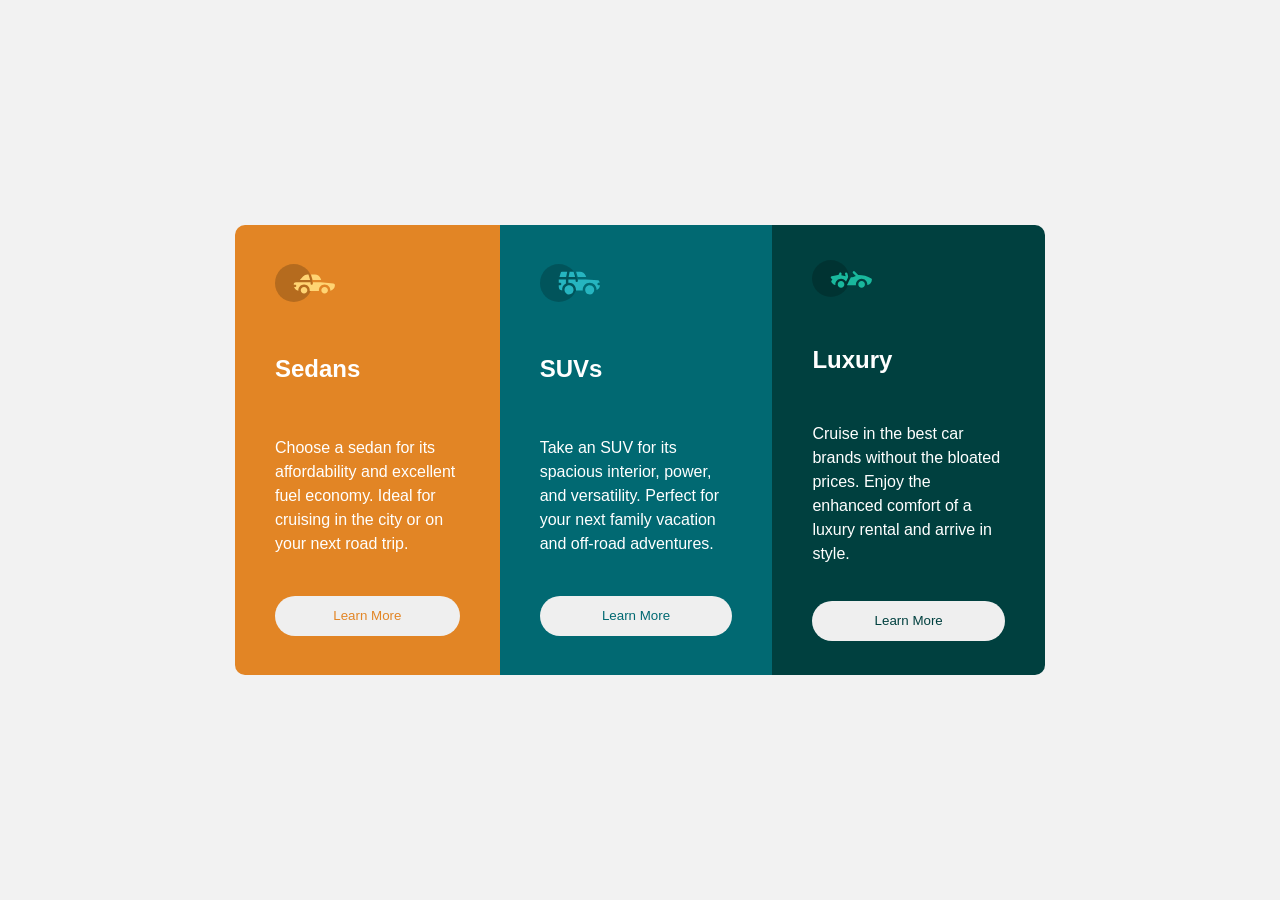
<file: Maket 10/index.html>
<!DOCTYPE html>
<html lang="en">
<head>
  <meta charset="UTF-8">
  <meta name="viewport" content="width=device-width, initial-scale=1.0">

  <link rel="icon" type="image/png" sizes="32x32" href="./images/favicon-32x32.png">
  <link rel="stylesheet" href="StyleSheets.css">

  <title>Frontend Mentor | 3-column preview card component</title>

</head>
<body>
  <article class="card">

    <div class="card__sedans">
      <img src="images/icon-sedans.svg" alt="sedans">
      <h1 class="sedans__title">Sedans</h1>
      <p class="sedans__description">
        Choose a sedan for its affordability and excellent fuel economy. Ideal for cruising in the city
        or on your next road trip.
      </p>
      <button class="sedans__button">Learn More</button>
    </div>

    <div class="card__suvs">
      <img src="images/icon-suvs.svg" alt="suvs">
      <h1 class="suvs__title">SUVs</h1>
      <p class="suvs__description">
        Take an SUV for its spacious interior, power, and versatility. Perfect for your next family vacation
        and off-road adventures.
      </p>
      <button class="suvs__button">Learn More</button>
    </div>

    <div class="card__luxury">
      <img src="images/icon-luxury.svg" alt="luxury">
      <h1 class="luxury__title">Luxury</h1>
      <p class="luxury__description">
        Cruise in the best car brands without the bloated prices. Enjoy the enhanced comfort of a luxury
        rental and arrive in style.
      </p>
      <button class="luxury__button">Learn More</button>
    </div>


  </article>
</body>
</html>
</file>
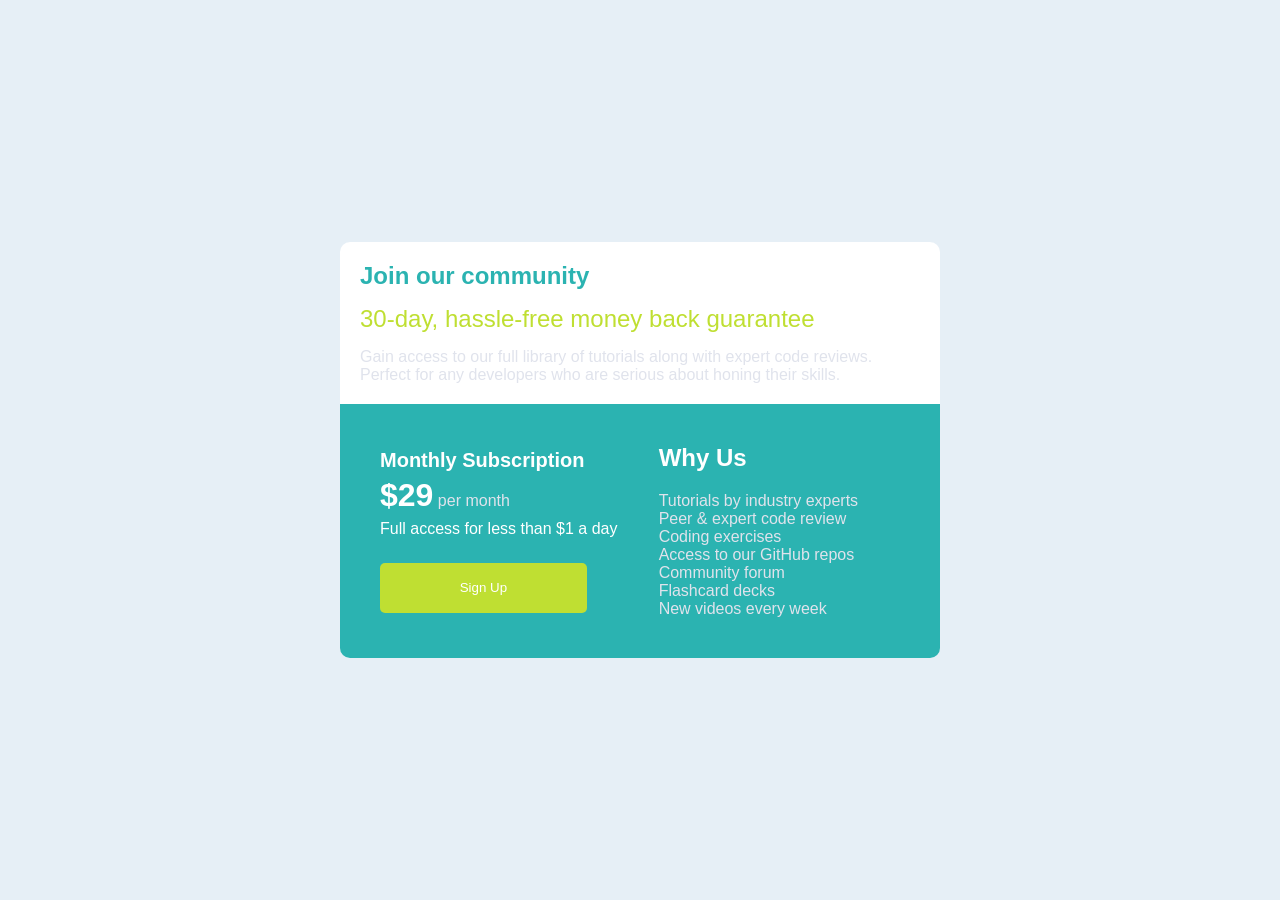
<file: Maket 11/index.html>
<!DOCTYPE html>
<html lang="en">
<head>
  <meta charset="UTF-8">
  <meta name="viewport" content="width=device-width, initial-scale=1.0"> <!-- displays site properly based on user's device -->

  <link rel="icon" type="image/png" sizes="32x32" href="./images/favicon-32x32.png">
  <link rel="stylesheet" href="StyleSheets.css">


  <title>Frontend Mentor | Single Price Grid Component</title>

</head>
<body>
  <article class="card">

    <div class="card__agitate">
      <h1 class="agitate__title">Join our community</h1>

      <p class="agitate__guarantee">30-day, hassle-free money back guarantee</p>

      <p class="agitate__description-1">
      Gain access to our full library of tutorials along with expert code reviews.
      </p>
      <p class="agitate__description-2">
        Perfect for any developers who are serious about honing their skills.
      </p>
    </div>

    <div class="card__main">
      <section class="card__monthly">

        <h1 class="monthly__title">Monthly Subscription</h1>

        <p class="monthly__price"><span>$29</span> per month</p>

        <p class="monthly__trial">Full access for less than &dollar;1 a day</p>

        <button class="monthly__button">Sign Up</button>

      </section>

      <section class="card__why-us">

        <h1 class="why-us__title">Why Us</h1>

        <p><a href="#">Tutorials by industry experts</a></p>
        <p><a href="#">Peer &amp; expert code review</a></p>
        <p><a href="#">Coding exercises</a></p>
        <p><a href="#">Access to our GitHub repos</a></p>
        <p><a href="#">Community forum</a></p>
        <p><a href="#">Flashcard decks</a></p>
        <p><a href="#">New videos every week</a></p>

      </section>
    </div>
  </article>
</body>
</html>
</file>
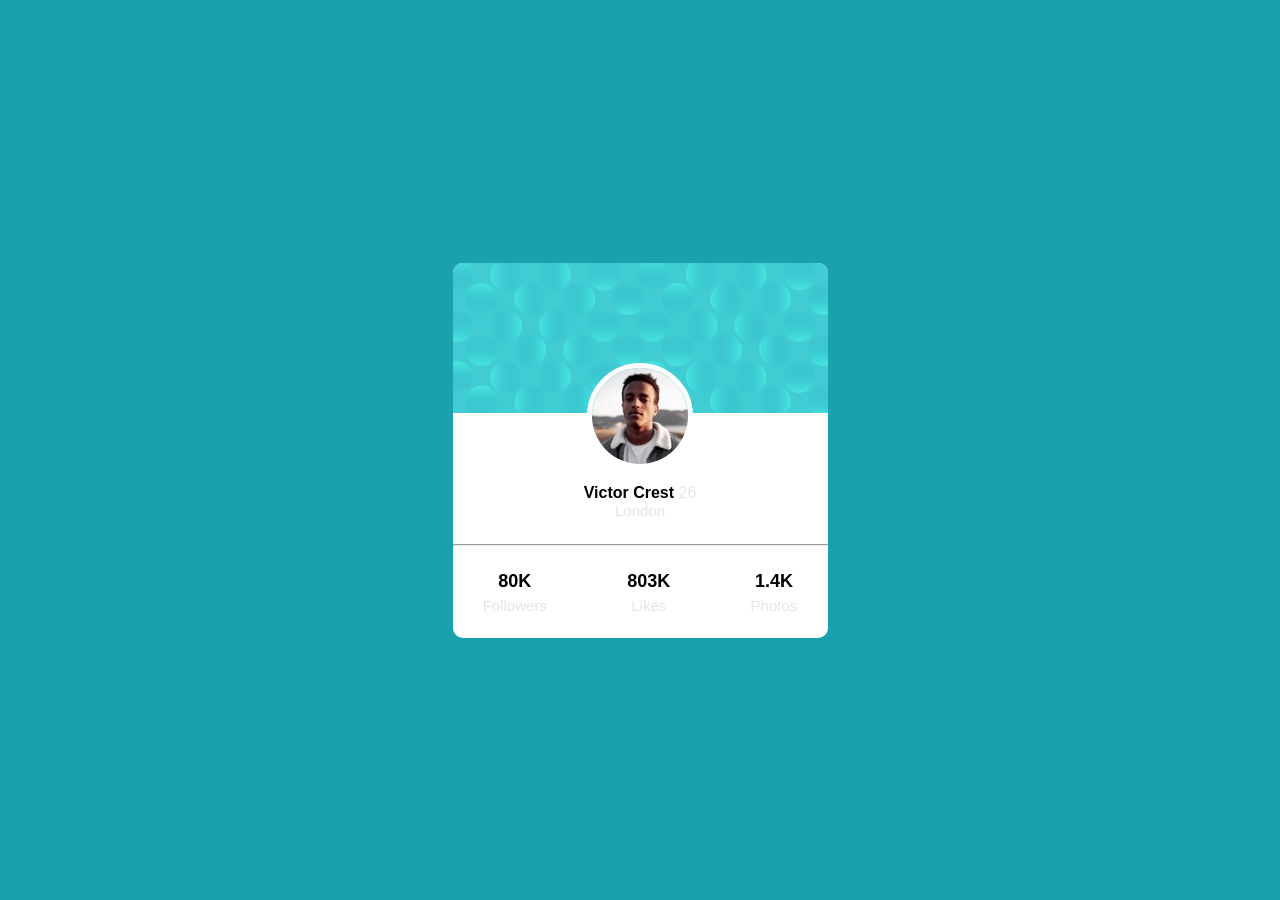
<file: Maket 12/index.html>
<!DOCTYPE html>
<html lang="en">
<head>
  <meta charset="UTF-8">
  <meta name="viewport" content="width=device-width, initial-scale=1.0"> <!-- displays site properly based on user's device -->

  <link rel="icon" type="image/png" sizes="32x32" href="./images/favicon-32x32.png">
  <link rel="stylesheet" href="StyleSheets.css">

  <title>Frontend Mentor | Profile card component</title>

</head>
<body>

  <article class="card">
    <div class="card__image-container">
      <img  class="card__background-image" src="images/bg-pattern-card.svg" alt="background">
      <img class="card__avatar-image" src="images/image-victor.jpg" alt="avatar-victor">
    </div>

    <div class="card__content">
      <p class="card__name">Victor Crest <span class="card__age">26</span></p>
      <p class="card__city">London</p>

      <hr class="card__dividing-line">

      <section class="card__info">

      <div class="card__followers">
        <p>80K</p>
        <span>Followers</span>
      </div>

      <div class="card__likes">
        <p>803K</p>
        <span>Likes</span>
      </div>

      <div class="card__photos">
        <p>1.4K</p>
        <span>Photos</span>
      </div>
      </section>
    </div>
  </article>

</body>
</html>
</file>
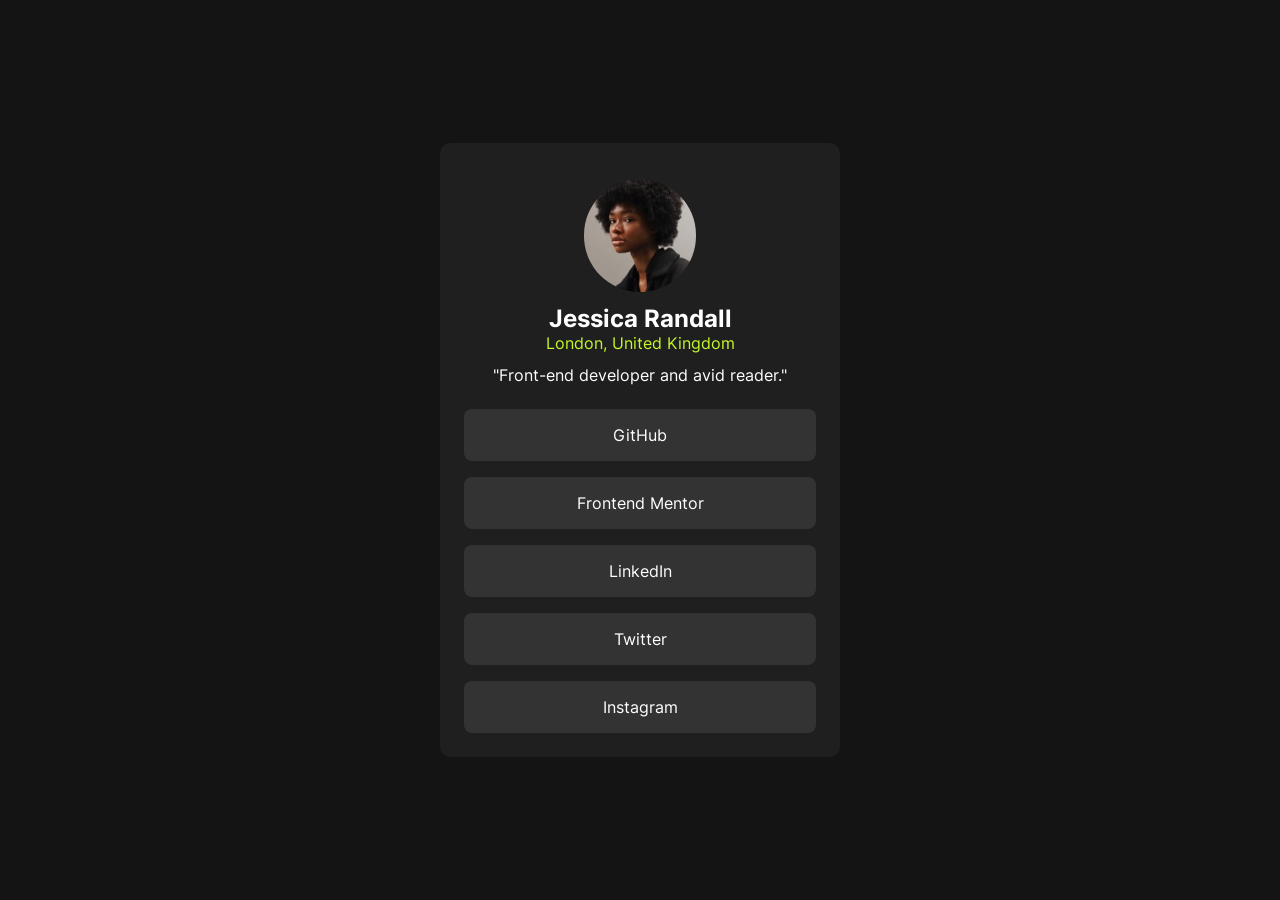
<file: Maket 4/index.html>
<!DOCTYPE html>
<html lang="en">
<head>
  <meta charset="UTF-8">
  <meta name="viewport" content="width=device-width, initial-scale=1.0"> <!-- displays site properly based on user's device -->

  <link rel="icon" type="image/png" sizes="32x32" href="./assets/images/favicon-32x32.png">
  <link rel="stylesheet" href="StyleSheet.css">
  <title>Frontend Mentor | Social links profile</title>

</head>
<body>
  <main class="work-card">
    <article class="work-card__content">
      <img src="assets/images/avatar-jessica.jpeg" class="work-card__avatar" alt="Author Avatar">
      <h1 class="work-card__name">Jessica Randall</h1>
      <span class="work-card__address">London, United Kingdom</span>
      <span class="work-card__description">"Front-end developer and avid reader."</span>
      <div class="work-card__link">
        <a href="https://github.com/">GitHub</a>
        <a href="https://www.frontendmentor.io">Frontend Mentor</a>
        <a href="https://linkedin.com/">LinkedIn</a>
        <a href="https://x.com">Twitter</a>
        <a href="https://instagram.com">Instagram</a>
      </div>
    </article>
  </main>
</body>
</html>
</file>
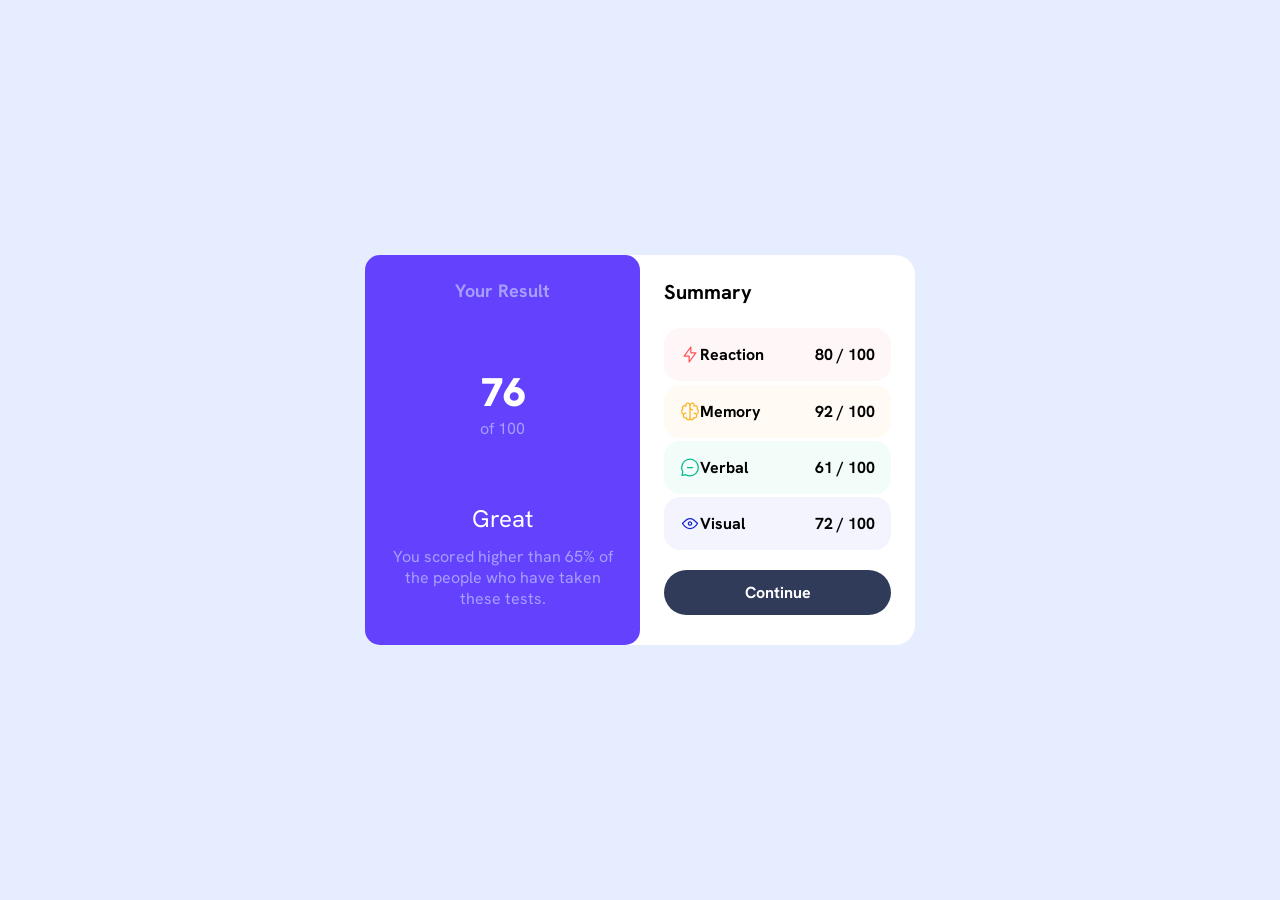
<file: Maket 5/index.html>
<!DOCTYPE html>
<html lang="en">
<head>
  <meta charset="UTF-8">
  <meta name="viewport" content="width=device-width, initial-scale=1.0"> <!-- displays site properly based on user's device -->

  <link rel="icon" type="image/png" sizes="32x32" href="./assets/images/favicon-32x32.png">
  <link rel="stylesheet" href="StyleSheet.css">
  <title>Frontend Mentor | Results summary component</title>

</head>
<body>

  <main class="card">
    <article class="result-card">

      <h1>Your Result</h1>

      <div class="result-card__score">
        <p class="result-card__score-value">76</p>
        <span class="result-card__score-total">of 100</span>
      </div>

      <div class="result-card__feedback">
        <p class="result-card__feedback-heading">Great</p>
        <span class="result-card__feedback-text">You scored higher than 65% of the people who have taken these tests.</span>
      </div>

    </article>

    <article class="metrick-card">

      <h1>Summary</h1>


      <div class="metrick-card__reaction">
        <section>
          <img src="assets/images/icon-reaction.svg">
          Reaction
        </section>
        <span><strong>80</strong> / 100</span>
      </div>

      <div class="metrick-card__memory">
        <section>
          <img src="assets/images/icon-memory.svg">
          Memory
        </section>
        <span><strong>92</strong> / 100</span>
      </div>

      <div class="metrick-card__verbal">
        <section>
          <img src="assets/images/icon-verbal.svg">
          Verbal
        </section>
        <span><strong>61</strong> / 100</span>
      </div>

      <div class="metrick-card__visual">
        <section>
          <img src="assets/images/icon-visual.svg">
          Visual
        </section>
        <span><strong>72</strong> / 100</span>
      </div>

      <p class="metrick-card__continue">Continue</p>
    </article>
  </main>

</body>
</html>
</file>
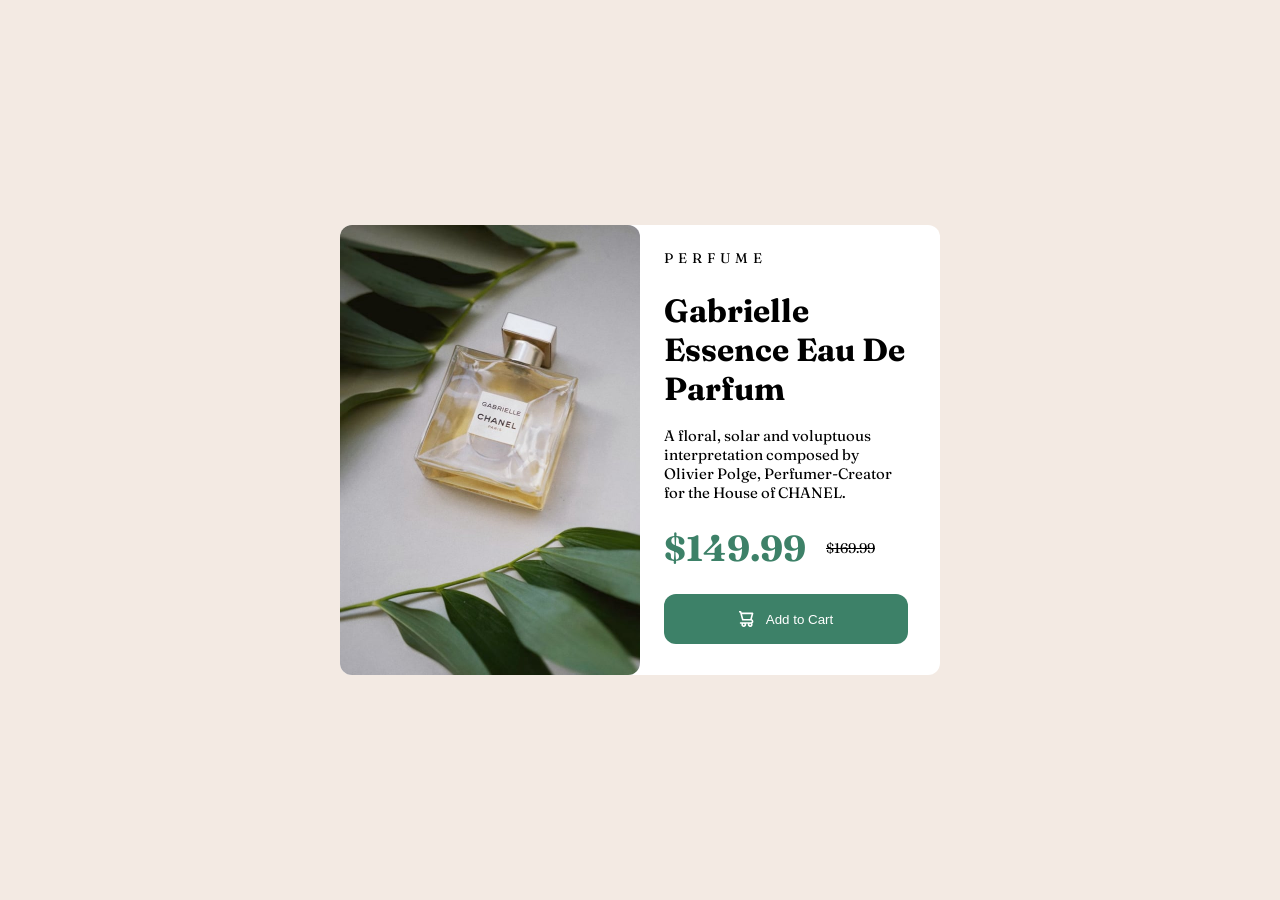
<file: Maket 6/index.html>
<!DOCTYPE html>
<html lang="en">

<head>

    <meta charset="UTF-8">
    <meta name="viewport" content="width=device-width, initial-scale=1.0">
    <title>Карточка товара</title>
    <link rel="stylesheet" href="StyleSheet.css">

</head>

<body>

<main class="wrapper">

    <article class="product-card">

        <div class="product-card__image-container">
            <img class="product-card__image" src="images/image-product-desktop.jpg" alt="Gabrielle Essence Eau De Parfum CHANEL">
        </div>

        <div class="product-card__content">

            <span class="content__category">Perfume</span>

            <h1 class="content__title">Gabrielle Essence Eau De Parfum</h1>

            <p class="content__description">
                A floral, solar and voluptuous interpretation composed by Olivier Polge, Perfumer-Creator for the House of CHANEL.
            </p>

            <div class="content__price">
                <span class="price__current">$149.99</span>
                <span class="price__old">$169.99</span>
            </div>

            <button class="content__btn-add"><img src="images/icon-cart.svg">Add to Cart</button>

        </div>

    </article>

</main>

</body>

</html>
</file>
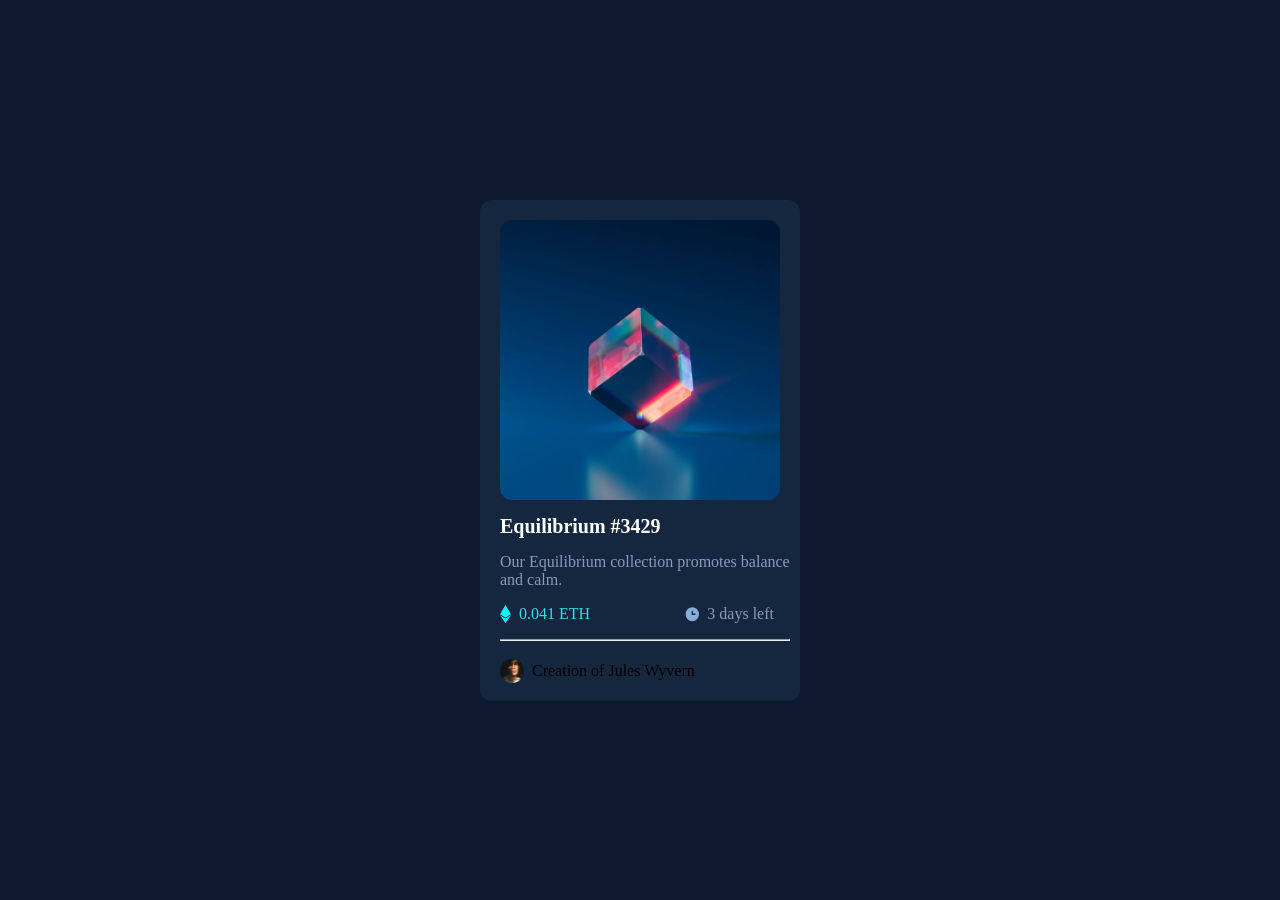
<file: Maket 7/index.html>
<!DOCTYPE html>
<html lang="en">
<head>
  <meta charset="UTF-8">
  <meta name="viewport" content="width=device-width, initial-scale=1.0"> <!-- displays site properly based on user's device -->

  <link rel="icon" type="image/png" sizes="32x32" href="./images/favicon-32x32.png">
  <link rel="stylesheet" href="StyleSheet.css">

  <title>Frontend Mentor | NFT preview card component</title>

</head>
<body>

  <article class="card">
    <div class="card__img-container">
      <img class="card__img" src="images/image-equilibrium.jpg" alt="Equilibrium-jpg">
    </div>

    <div class="card__content">

      <h1 class="card__title">Equilibrium #3429</h1>

      <p class="card__description">Our Equilibrium collection promotes balance and calm.</p>

      <div class="card__balance">
        <div class="balance__value-section">
          <img class="balance__img" src="images/icon-ethereum.svg">
          <span class="balance__value">0.041 ETH</span>
        </div>
        <div class="balance__date-section">
        <img src="images/icon-clock.svg">
        <span class="balance__value-change">3 days left</span>
        </div>
      </div>

      <hr>
      <footer class="card__author-info">
      <img  class=card__author-image src="images/image-avatar.png">
      <p class="card__author-name">Creation of Jules Wyvern</p>
      </footer>
    </div>
  </article>

</body>
</html>
</file>
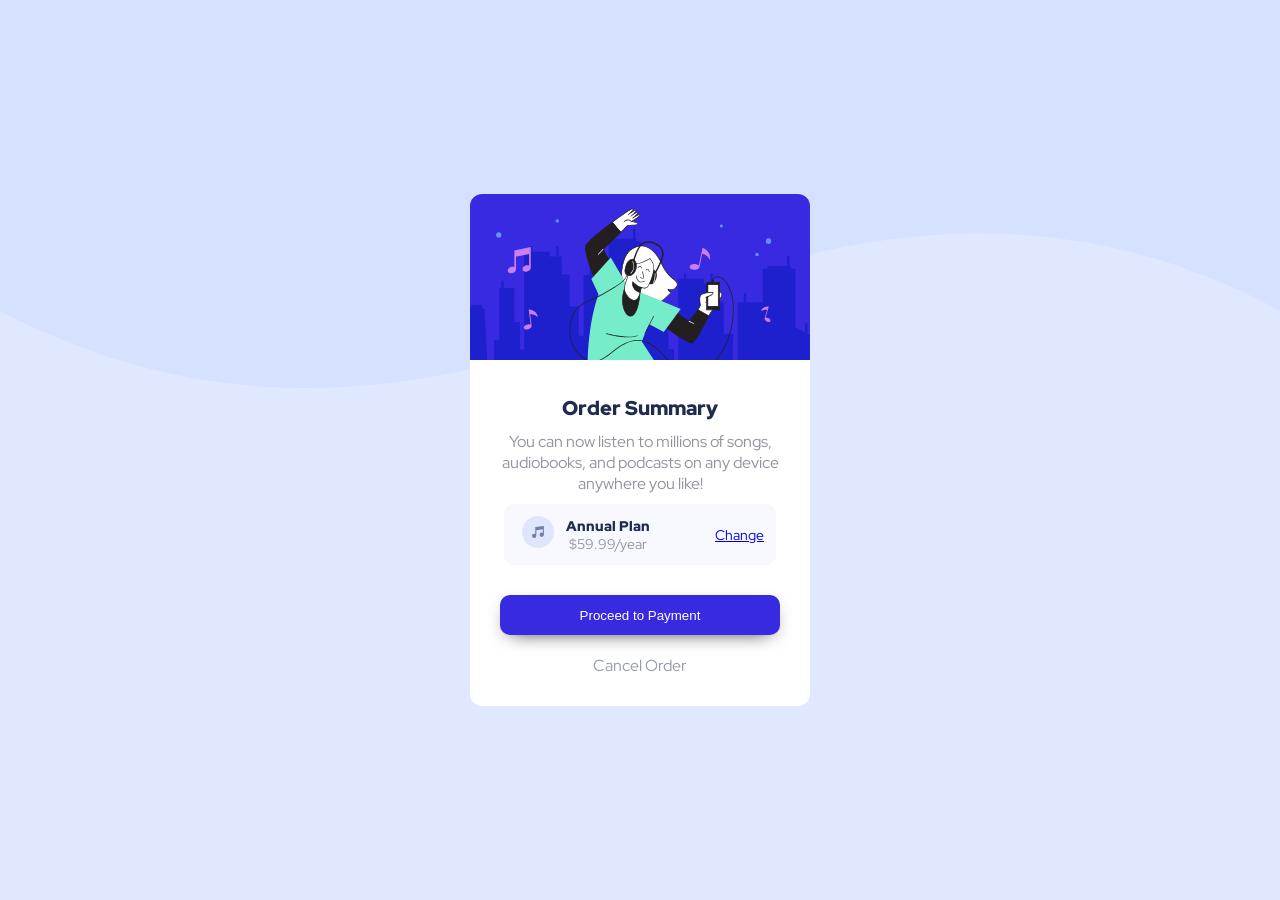
<file: Maket 8/index.html>
<!DOCTYPE html>
<html lang="en">
<head>
  <meta charset="UTF-8">
  <meta name="viewport" content="width=device-width, initial-scale=1.0"> <!-- displays site properly based on user's device -->

  <link rel="stylesheet" href="StyleSheet.css">
  <link rel="icon" type="image/png" sizes="32x32" href="./images/favicon-32x32.png">
  
  <title>Frontend Mentor | Order summary card</title>


</head>
<body>
  <article class="card">

    <div class="card__image-container">
      <img class="card__image" src="images/illustration-hero.svg" alt="music-girl">
    </div>


    <h1 class="card__title">Order Summary</h1>

  <p class="card__description">You can now listen to millions of songs, audiobooks, and podcasts on any
    device anywhere you like!</p>

  <div class="card__value-container">
    <section>
      <div class="card__value-image-container">
        <img class="card__value-image" src="images/icon-music.svg" alt="icon-music">
      </div>

      <div class="card__value-content-container">
        <span class="card__value-plan">Annual Plan</span>
        <span class="card__value-cost">$59.99/year</span>
      </div>
    </section>
  <a class="card__change-button" href="preview.jpg">Change</a>

  </div>


  <button class="card__payment-button">Proceed to Payment</button>
  <a class="card__cancel-button" href="preview.jpg">Cancel Order</a>

  </article>
</body>
</html>
</file>
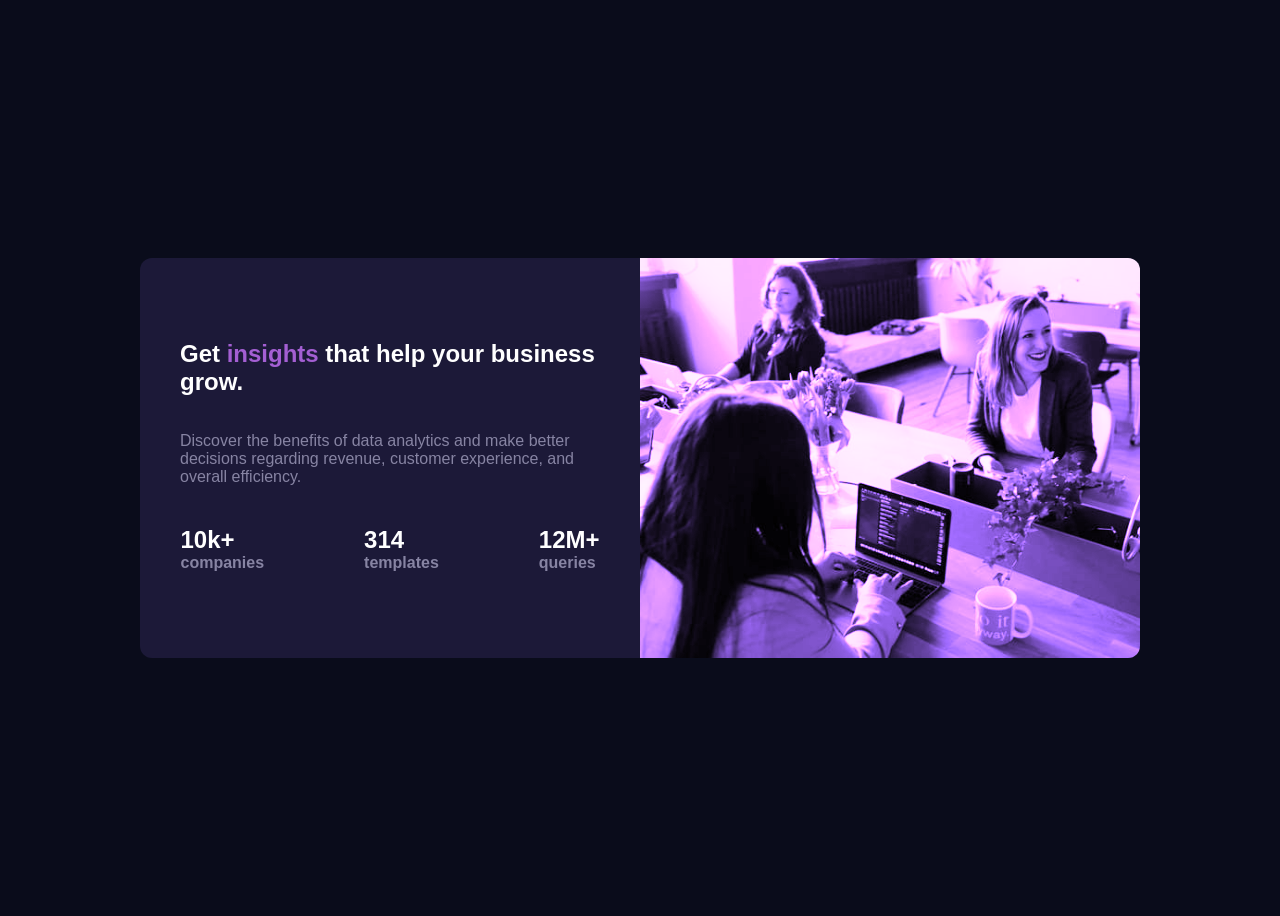
<file: Maket 9/index.html>
<!DOCTYPE html>
<html lang="en">
<head>
  <meta charset="UTF-8">
  <meta name="viewport" content="width=device-width, initial-scale=1.0"> <!-- displays site properly based on user's device -->

  <link rel="icon" type="image/png" sizes="32x32" href="./images/favicon-32x32.png">
  <link rel="stylesheet" href="StyleSheet.css">

  <title>Frontend Mentor | Stats preview card component</title>

</head>
<body>

  <article class="card">

    <div class="card__content">

    <h1 class="card__title">Get <span>insights</span> that help your business grow.</h1>

    <p class="card__description">Discover the benefits of data analytics and make better decisions regarding revenue, customer
    experience, and overall efficiency.
    </p>

      <section class="card__partner-info">
        <p>10k+ <span>companies</span></p>
        <p>314 <span>templates</span></p>
        <p>12M+ <span>queries</span></p>
      </section>

    </div>

    <div class="card__image-container">
      <img  class="card__image"src="images/image-header-desktop.jpg" alt="business">
    </div>
  </article>

</body>
</html>
</file>
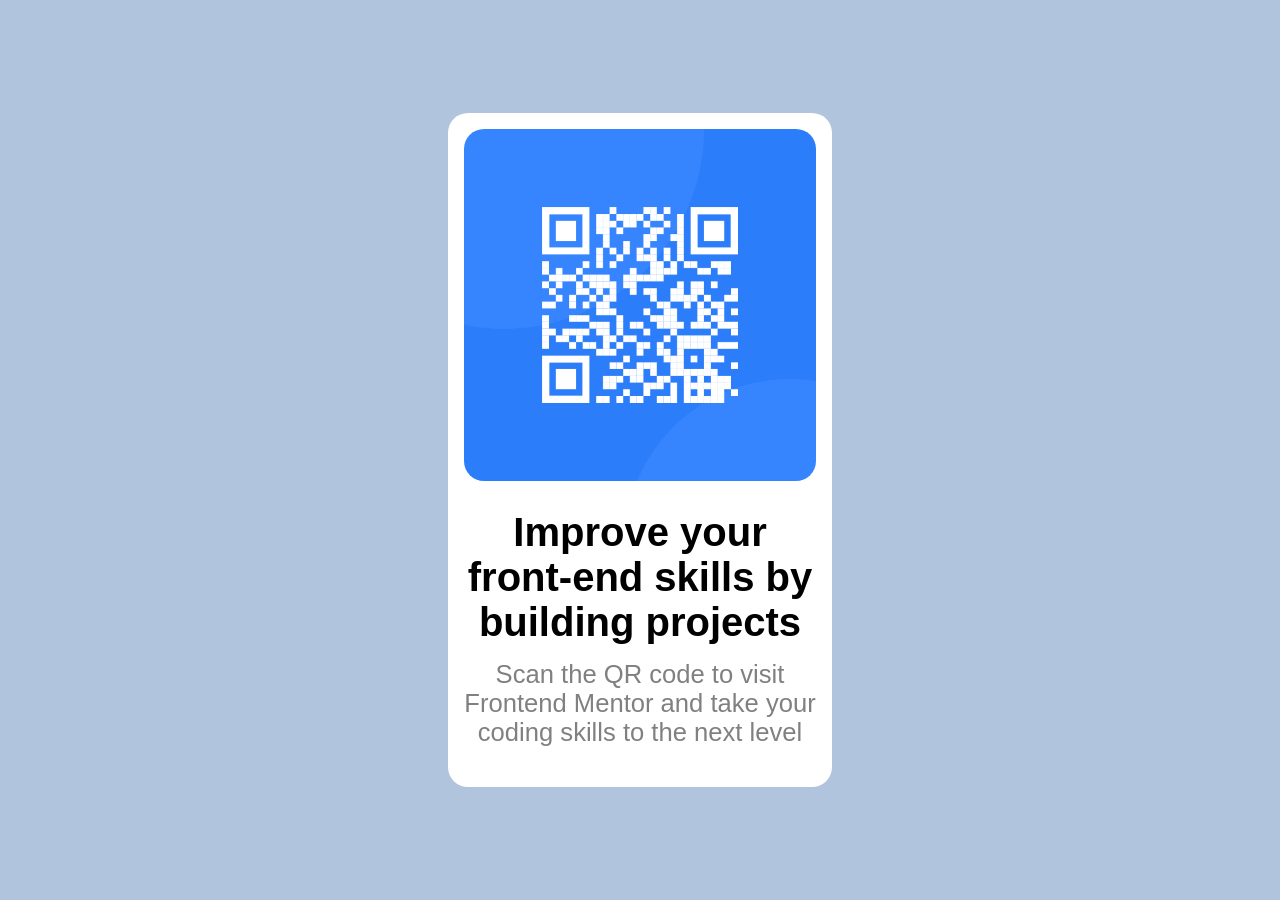
<file: Maket 2/qr-code-component-main/index.html>
<!DOCTYPE html>
<html lang="en">
<head>
  <meta charset="UTF-8">
  <meta name="viewport" content="width=device-width, initial-scale=1.0"> <!-- displays site properly based on user's device -->
  <link rel="stylesheet" href="StyleSheet.css">
  <link rel="icon" type="image/png" sizes="32x32" href="./images/favicon-32x32.png">
  
  <title>Frontend Mentor | QR code component</title>

  <!-- Feel free to remove these styles or customise in your own stylesheet 👍 -->
</head>

<body>
  <div class="QR-CARD">
      <img src="images/image-qr-code.png" alt="QR-CODE">
    <h1>Improve your front-end skills by building projects</h1>
    <p>Scan the QR code to visit Frontend Mentor and take your coding skills to the next level</p>
  </div>

</body>
</html>
</file>
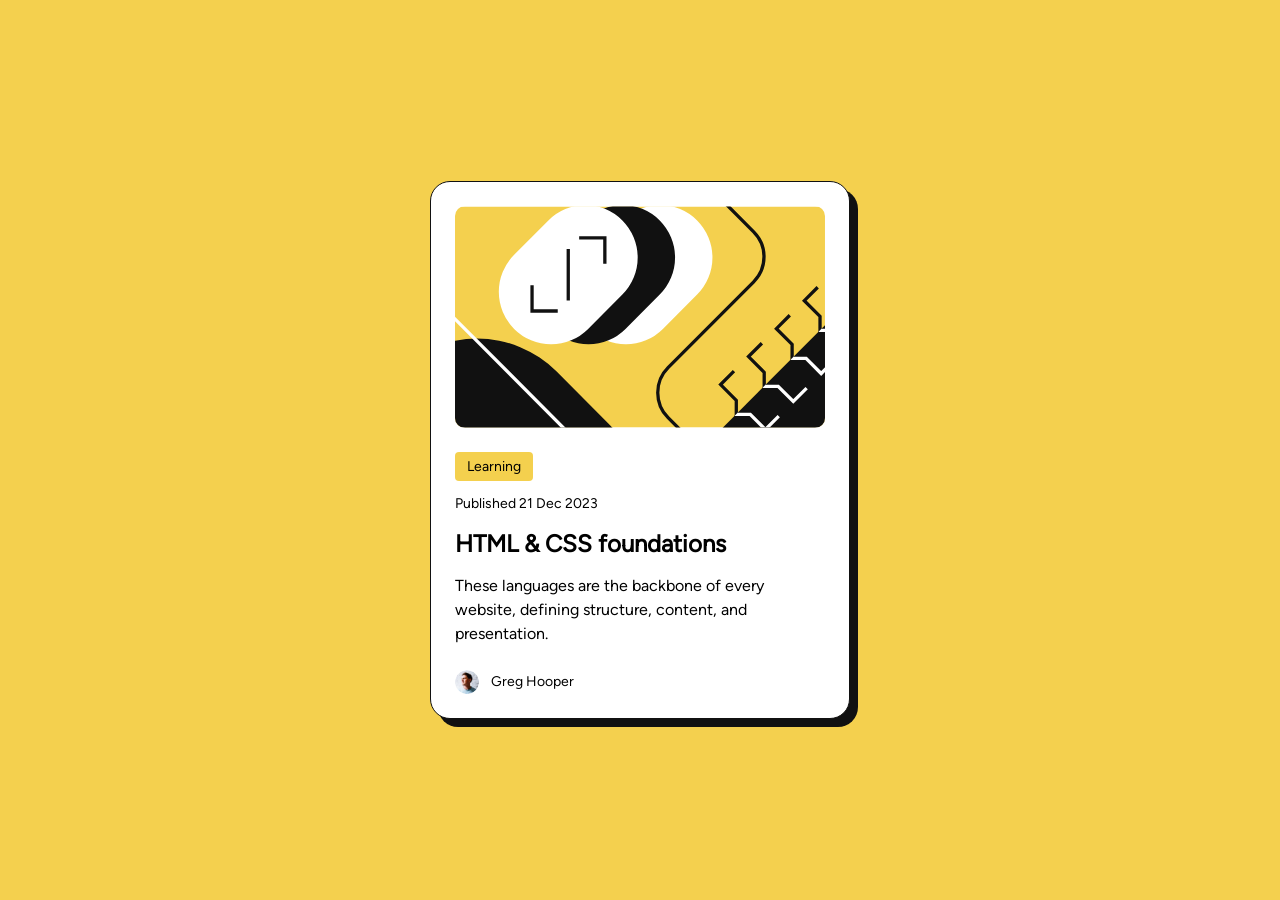
<file: Maket 3/blog-preview-card-main/index.html>
<!DOCTYPE html>
<html lang="en">
<head>
  <meta charset="UTF-8">
  <meta name="viewport" content="width=device-width, initial-scale=1.0"> <!-- displays site properly based on user's device -->
  <link rel="stylesheet" href="StyleSheet.css">
  <link rel="icon" type="image/png" sizes="32x32" href="./assets/images/favicon-32x32.png">
  
  <title>Frontend Mentor | Blog preview card</title>

</head>
<body>

  <article class="info-card">

    <img class="info-card__image"src="assets/images/illustration-article.svg" alt="preview">

    <div class="info-card__content">
      <span class="info-card__badge">Learning</span>

      <time class="info-card__date">Published 21 Dec 2023</time>

      <h1 class="info-card__title">
        <a href="https://developer.mozilla.org/">HTML & CSS foundations</a>
      </h1>

      <p class="info-card__description">These languages are the backbone of every website, defining structure, content, and presentation.</p>
    </div>

    <footer class="info-card__author">
      <img src="assets/images/image-avatar.webp" alt="Author_Avatar">
      <span class="info-card__author-name">Greg Hooper</span>
    </footer>

  </article>

</body>
</html>
</file>
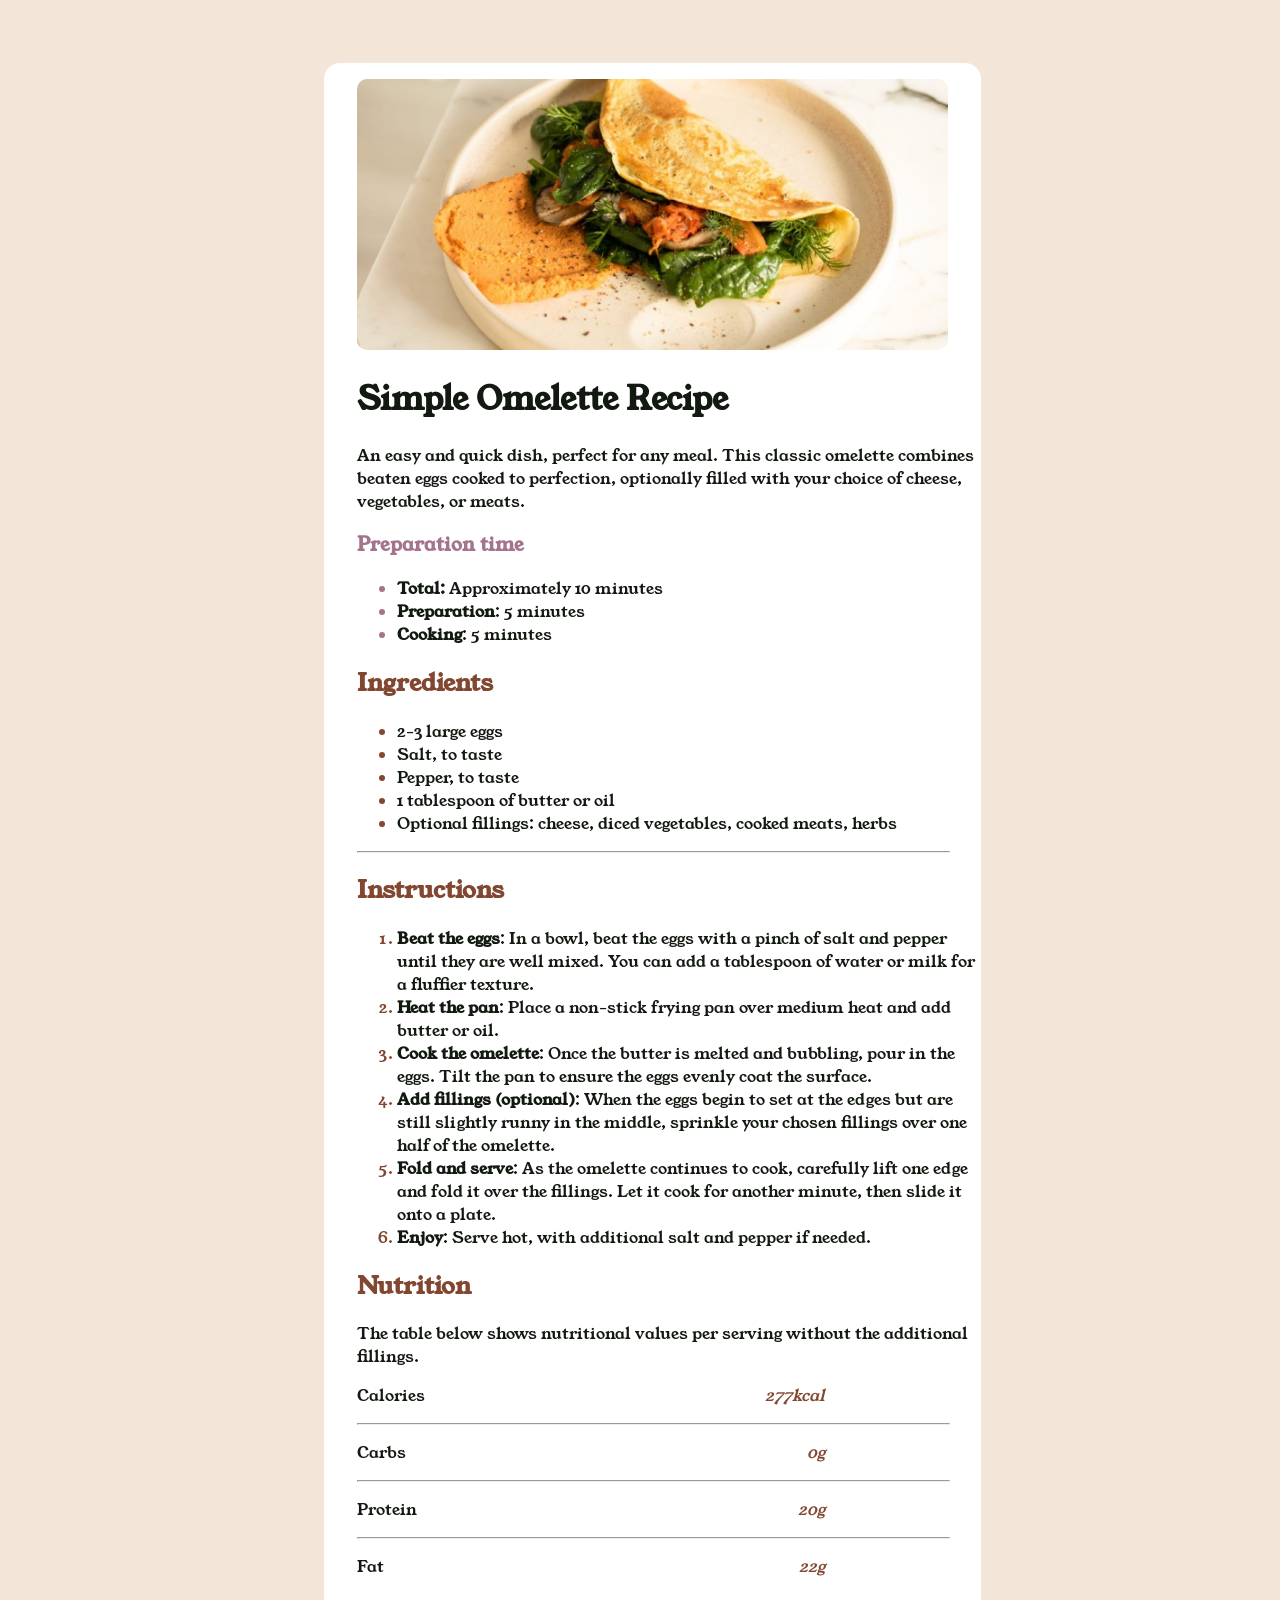
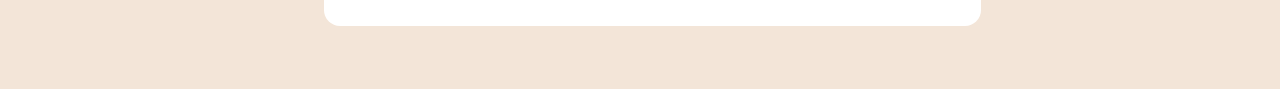
<file: Макет 1/recipe-page-main/index.html>
<!DOCTYPE html>
<html lang="en">
<head>
  <meta charset="UTF-8">
  <meta name="viewport" content="width=device-width, initial-scale=1.0"> <!-- displays site properly based on user's device -->
  <link rel="stylesheet" type="text/css" href="style.css">
  <link rel="icon" type="image/png" sizes="32x32" href="./assets/images/favicon-32x32.png">
  
  <title>Frontend Mentor | Recipe page</title>

  <!-- Feel free to remove these styles or customise in your own stylesheet 👍 -->
  <style>
    .attribution { font-size: 11px; text-align: center; }
    .attribution a { color: hsl(228, 45%, 44%); }
  </style>
</head>
<body>
  <div id="Osnova">

    <header>
          <img src="assets/images/image-omelette.jpeg" id="omelette">
    </header>

      <div id="base">
      <h1>Simple Omelette Recipe</h1>

      <p>An easy and quick dish, perfect for any meal. This classic omelette combines beaten eggs cooked 
      to perfection, optionally filled with your choice of cheese, vegetables, or meats.</p>

      <div id="Preparation">
        <h3>Preparation time</h3>
        <ul> 
          <li><strong>Total:</strong> Approximately 10 minutes</li>
          <li><strong>Preparation</strong>: 5 minutes</li>
          <li><strong>Cooking</strong>: 5 minutes</li>
        </ul>
      </div>

      <div id="Ingredients">
        <h2>Ingredients</h2>
        <ul>
          <li>2-3 large eggs</li>
          <li>Salt, to taste</li>
          <li>Pepper, to taste</li>
          <li>1 tablespoon of butter or oil</li>
          <li>Optional fillings: cheese, diced vegetables, cooked meats, herbs</li>
        </ul>

        <hr>
        </div>

        <div id="Instructions">

          <h2>Instructions</h2>
          <ol>
            <li><strong>Beat the eggs</strong>: In a bowl, beat the eggs with a pinch of salt and pepper until they are well mixed. 
            You can add a tablespoon of water or milk for a fluffier texture.</li>

            <li><strong>Heat the pan</strong>: Place a non-stick frying pan over medium heat and add butter or oil.</li>

            <li><strong>Cook the omelette</strong>: Once the butter is melted and bubbling, pour in the eggs. Tilt the pan to ensure 
            the eggs evenly coat the surface.</li>

            <li><strong>Add fillings (optional)</strong>: When the eggs begin to set at the edges but are still slightly runny in the 
              middle, sprinkle your chosen fillings over one half of the omelette.</li>

            <li><strong>Fold and serve</strong>: As the omelette continues to cook, carefully lift one edge and fold it over the 
            fillings. Let it cook for another minute, then slide it onto a plate.</li>

            <li><strong>Enjoy</strong>: Serve hot, with additional salt and pepper if needed.</li>
            </ol>
        </div>

        <div id="Nutrition">
          <h2>Nutrition</h2>

          <p>The table below shows nutritional values per serving without the additional fillings.</p>

          <div id="tablica">
            <p>Calories <em>277kcal</em></p>
            <hr>          
            <p>Carbs <em>0g</em></p>
            <hr>  
            <p>Protein <em>20g</em></p>
            <hr>  
            <p>Fat <em>22g</em></p>
          </div>  
          
        </div>
    </div>
    </div>
</body>
</html>
</file>
<file: Maket 10/StyleSheets.css>
*, *:before, *:after {

    box-sizing: border-box;
    margin: 0;
    padding: 0;

}

body {

    background-color:#f2f2f2;
    min-height:100vh;

    display:flex;
    justify-content: center;
    align-items: center;

    color:white;
    font-family:Verdana, Helvetica, sans-serif;
    line-height:1.5;
}

.card {

    display: flex;
    width:810px;
    height:450px;


}

.card__sedans {

    background-color:#e28525;
    padding:0 40px;
    border-radius:10px 0 0 10px;

    display:flex;
    flex-direction: column;
    justify-content:space-evenly;

}

.card__suvs {

    background-color:#016972;
    padding:0 40px;

    display:flex;
    flex-direction: column;
    justify-content:space-evenly;

}

.card__luxury {

    background-color:#00403f;
    padding: 0 40px;
    border-radius:0 10px 10px 0;

    display:flex;
    flex-direction: column;
    justify-content:space-evenly;

}

.sedans__title {

    margin:10px 0;

}

.suvs__title {

    margin:10px 0;

}

.luxury__title {

    margin:10px 0;

}

img {

    width:60px

}

.sedans__button {

    border:none;
    border-radius:20px;
    height:40px;
    color:#e28525;

}

.suvs__button {

    border:none;
    border-radius:20px;
    height:40px;
    color:#016972;

}

.luxury__button {

    border:none;
    border-radius:20px;
    height:40px;
    color:#00403f;

}
</file>
<file: Maket 11/StyleSheets.css>
*, *:before, *:after {

    box-sizing: border-box;
    margin: 0;
    padding: 0;

}

body {

    min-height: 100vh;
    display:flex;
    flex-direction: column;
    justify-content: center;
    align-items: center;

    background-color:#e6eff6;
    font-family: 'Montserrat', sans-serif;


}

.card {

    display:flex;
    flex-direction:column;

    width:600px;

}

.card__agitate {

    background-color:white;
    border-radius:10px 10px 0 0;

    display:flex;
    flex-direction:column;
    justify-content:center;
    padding:20px 20px 0;
    color:#e0e3ec;


}

.card__main {

    display:flex;
    flex-direction:row;
    background-color:#2bb3b1;
    border-radius:0 0 10px 10px;
    padding:40px;
    color:white;

}

.agitate__title {

    color:#2bb3b1;
    margin-bottom:15px;

}

.agitate__guarantee {

    color:#bfdf32;
    font-size:24px;
    margin-bottom:15px;
}

.agitate__description-2 {

    padding-bottom:20px

}

.card__monthly {

    display:flex;
    flex-direction:column;
    justify-content:space-evenly;
    width:300px;

}

.card__why-us {

    display:flex;
    flex-direction:column;

    width:300px;
    padding-left:20px;
}

.monthly__title {

    font-size:20px;

}

.monthly__price {

    color:#e0e3ec;

}

.monthly__price span {

    font-size:32px;
    font-weight:900;
    color:white

}

.monthly__button {

    margin-top:20px;

    border:none;
    background-color:#bfdf32;
    width:80%;
    height:50px;
    border-radius:5px;
    color:white;
}


.why-us__title {

    font-size:24px;
    margin-bottom:20px;

}

.card__why-us a {

    text-decoration:none;
    color:#e0e3ec;

}
</file>
<file: Maket 12/StyleSheets.css>
*,*::before,*::after {

    box-sizing: border-box;
    margin: 0;
    padding: 0;

}

body {

    background-color:#1ba1ad;
    min-height: 100vh;
    display: flex;
    flex-direction: column;
    justify-content: center;
    align-items: center;

    font-family: 'Verdana', sans-serif;

}

.card {

    min-width:375px;
    height:375px;

    background-color: white;
    border-radius:10px;
    overflow: hidden;


}


.card__image-container {

    display: flex;
    flex-direction: column;
    justify-content: center;
    align-items: center;

}

.card__background-image{

    display:block;
    width:100%;
    height:100%;

}

.card__avatar-image {

    position:relative;
    border-radius: 50%;
    bottom:50px;
    border:5px solid white;

}

.card__content {

    display:flex;
    flex-direction: column;
    text-align: center;
    gap:10px;

}

.card__name {

    margin-top:-35px;
    font-weight:900;

}

.card__age {

    color:#e5e5e7;
    font-weight:500;

}

.card__city {

    color:#e5e5e7;
    font-size:15px;
    margin-top:-10px;

}

.card__dividing-line {

    color:#e5e5e7;
    margin:15px 0;

}

.card__info {

    display:flex;
    justify-content:space-around;
    align-items: center;
    gap:20px;

}

.card__followers,.card__likes,.card__photos {

    display:flex;
    flex-direction:column;
    gap:5px;
    font-weight:900;
    font-size:18px;
}

.card__followers span,.card__likes span,.card__photos span{

    color:#e5e5e7;
    font-size:15px;
    font-weight:500;

}
</file>
<file: Maket 4/StyleSheet.css>
:root {

    --clr-primary:#c4f82a;
    --clr-secondary-body:#141414;
    --clr-secondary-card:#1f1f1f;
    --clr-secondary-button:#333333;
}

@font-face {
    font-family: 'Inter';
    src: url('assets/fonts/Inter-VariableFont_slnt,wght.ttf') format('truetype');
}


*, *:before, *:after {

    box-sizing: border-box;
    margin: 0;
    padding: 0;
}



body {

    display: flex;
    justify-content: center;
    align-items: center;
    min-height: 100vh;

    background-color:var(--clr-secondary-body);
    font-family:Inter, sans-serif;
    color:white;
}


.work-card {

    padding:12px;
    margin:10px;

    background-color:var(--clr-secondary-card);
    border-radius: 10px;
    width:clamp(400px,30vh,600px);

}

.work-card__content {

    display:flex;
    flex-direction: column;
    align-items: center;

}

.work-card__avatar{
    display: block;
    border-radius:50%;
    width:30%;
    margin-top:24px;

}

.work-card__name {

    margin-top:12px

}

.work-card__address {

    color:var(--clr-primary);
    margin-bottom:12px;

}

.work-card__description {

    margin-bottom:12px;

}

.work-card__link {

    padding:12px;
    width:100%;
    display:flex;
    flex-direction: column;
    align-items: center;
    gap: 1rem;


}

.work-card__link a {
    display: block;
    width: 100%;
    padding: 1rem;
    color:white;

    text-decoration: none;
    text-align:center;
    transition: background-color 0.2s ease, color 0.2s ease;

    background-color:var(--clr-secondary-button);
    border-radius: 8px;

}

.work-card__link a:hover,
.work-card__link a:focus-visible {
    background-color: var(--clr-primary);
    color: var(--clr-secondary-body);
}

.work-card__link a:visited {

    color:white;

}
</file>
<file: Maket 5/StyleSheet.css>
:root {

    --clr-background:#e6edff;
    --clr-result-background:#6441fd;
    --clr-continue-background:#303b59;
    --clr-your-result:#d1c4ff;
    --clr-result-text:#a69fff
}

@font-face {

    font-family:HankenGrotesk;
    src: url('assets/fonts/HankenGrotesk-VariableFont_wght.ttf') format('truetype');

}

*, *:before, *:after {

    box-sizing: border-box;
    margin: 0;
    padding: 0;

}

body {

    background-color:var(--clr-background);
    min-height: 100vh;
    display: flex;
    justify-content: center;
    align-items: center;
    font-family:HankenGrotesk,sans-serif;

}

.card {

    display: flex;
    flex-direction:row;
    background-color: white;
    border-radius:20px;
    width:clamp(550px,30vh,700px);

}

.result-card {

    width:50%;
    background-color:var(--clr-result-background);
    border-radius:15px;
    padding:24px;
    text-align: center;

}

.result-card h1 {

    color:var(--clr-result-text);
    margin-bottom:20px;
    font-size:18px;

}

.result-card__score {


    margin:4rem 0 4rem 0;

}

.result-card__score-value {

    color:white;
    font-size:40px;
    font-weight:900;

}

.result-card__score-total {

    color:var(--clr-result-text);

}

.result-card__feedback {

    margin-bottom:12px;

}

.result-card__feedback-heading {

    margin-bottom:12px;
    font-size:24px;
    color:white;

}

.result-card__feedback-text {

    color:var(--clr-result-text);

}




.metrick-card {

    display:flex;
    flex-direction:column;
    width:50%;
    padding:24px;
    gap:3%;
    height:10em;
    font-weight:bolder;

}

.metrick-card h1 {

    font-size:20px;
    margin-bottom:20px;

}

.metrick-card__reaction {

    background-color:#fff6f7;
    border-radius:1em;
    padding:1em;
    display:flex;
    justify-content:space-between;

}

.metrick-card__reaction section {

    display:flex;

}


.metrick-card__memory {

    background-color:#fffaf4;
    border-radius:1em;
    padding:1em;
    display:flex;
    justify-content:space-between;
}

.metrick-card__memory section {

    display:flex;

}


.metrick-card__verbal {

    background-color:#f2fdf9;
    border-radius:1em;
    padding:1em;
    display:flex;
    justify-content:space-between;

}

.metrick-card__verbal section {

    display:flex;

}

.metrick-card__visual {

    background-color:#f4f4fe;
    border-radius:1em;
    padding:1em;
    display:flex;
    justify-content:space-between;
}

.metrick-card__visual section {

    display:flex;

}


.metrick-card__continue {

    margin-top:1em;
    text-align:center;
    background-color: #303b59;
    color:white;
    padding:12px;
    border-radius:24px;

}
</file>
<file: Maket 6/StyleSheet.css>
:root {

    --clr-body-background:#f3eae3;
    --clr-card-background:white;
    --clr-current-price:#3d8168;
    --clr-button-background:#3d8168;
    --clr-button-text:white;
    --clr-button-text-active:#184131;



}

@font-face {

    font-family:'Fraunces';
    src: url('Fraunces-VariableFont_SOFT,WONK,opsz,wght.ttf') format('truetype');


}

* {
    margin: 0;
    padding: 0;
    box-sizing: border-box;
}



body {

    background-color:var(--clr-body-background);
    display: flex;
    justify-content: center;
    align-items: center;
    min-height: 100vh;
    padding:20px;
    font-family: 'Fraunces';

}

.product-card {

    background-color:var(--clr-card-background);
    border-radius: 12px;
    display: flex;
    max-width:600px;
    max-height:450px;
    gap:24px;

}

.product-card__image-container {

    flex:1;

}

.product-card__image {

    max-width:300px;
    max-height:450px;
    border-radius:12px;

}

.product-card__content {

    flex:1;
    display:flex;
    flex-direction:column;
    padding-right:32px

}

.content__category {

    text-transform:uppercase;
    letter-spacing:5px;
    margin-top:24px;
    margin-bottom:24px;
    font-size:14px;

}

.content__title {

    font-size:32px;
    margin-bottom:18px;

}

.content__description {

    font-size:15px;
    margin-bottom:12px;

}

.content__price {

    display:flex;
    align-items:center;
    gap: 20px;
    margin-bottom:12px;

}

.price__current {

    font-size:36px;
    margin:12px 0;
    font-weight:700;
    color:var(--clr-current-price);

}

.price__old {

    font-size:14px;
    text-decoration: line-through;

}

.content__btn-add {

    background-color:var(--clr-button-background);
    color:var(--clr-button-text);
    height:50px;
    border-radius:12px;
    border-style:hidden;

    display: flex;
    align-items: center;
    justify-content: center;
    gap: 12px;

    width: 100%;
    cursor: pointer;
}
</file>
<file: Maket 7/StyleSheet.css>
:root {

    --clr-body-background:#0d1a2d;
    --clr-card-background:#15273f;
    --clr-card-title-text:white;
    --clr-card-description-text:#859cbc;
    --clr-balance-value-text:#2ce2e6;
    --clr-balance-change-text:#859cbc;
    --clr-hr:#22344c;

}

*,*::after,*::before {

    box-sizing: border-box;
    margin: 0;
    padding: 0;

}


body {

    background-color:var(--clr-body-background);
    min-height: 100vh;

    display:flex;
    flex-direction: column;
    justify-content: center;
    align-items: center;

}

.card {

    background-color: var(--clr-card-background);
    border-radius:12px;

    display:flex;
    flex-direction: column;

    padding-top:20px;

    width:320px;



}

.card__img-container {

    display:flex;
    justify-content: center;
    align-items: center;

}

.card__img {

    width:280px;
    height:280px;
    border-radius:12px;

}

.card__content {

    margin-left:20px;
    margin-right:10px;

}

.card__title {

    color: var(--clr-card-title-text);
    font-size: 20px;
    font-weight:900;
    margin:15px 0;

}

.card__description {

    color:var(--clr-card-description-text);

}


.card__balance {

    display:flex;
    justify-content:space-between;
    margin:16px 16px 16px 0;

}


.balance__value {

    color:var(--clr-balance-value-text);

}

.balance__value-change {

    color:var(--clr-balance-change-text);

}

hr{

    color:var(--clr-hr);

}

.card__author-image {

    width:24px;
    height:24px;

}

.card__author-info {

    display:flex;
    flex-direction:row;
    align-items:center;
    gap:8px;
    height:60px;

}

.balance__date-section {

    display:flex;
    align-self: center;
    gap:6px;

}

.balance__value-section {

    display:flex;
    gap:8px;
    align-self: center;

}
</file>
<file: Maket 8/StyleSheet.css>
:root {

    --clr-body-background:#e0e8ff;
    --clr-card-background:white;
    --clr-card-description:#92929e;
    --clr-card-title:#1f2c4f;
    --clr-value-background:#f8f9fe;
    --clr-value-plan:#1f2c4f;
    --clr-value-cost:#92929e;
    --clr-payment-button:#382ae1;
    --clr-payment-text:white;
    --clr-cancel-text:#969bae;

}

@font-face {

    font-family: "Red Hat Display";
    src: url("RedHatDisplay-VariableFont_wght.ttf") format("opentype");

}

*, *:before, *:after {

    box-sizing: border-box;
    margin: 0;
    padding: 0;

}

body {

    background-image:url("images/pattern-background-desktop.svg");
    background-repeat: no-repeat;
    background-size:100% auto;
    background-attachment:fixed;
    background-color:var(--clr-body-background);

    display:flex;
    flex-direction: column;
    justify-content: center;
    align-items: center;

    min-height:100vh;

    font-family:"Red Hat Display",sans-serif;

}


.card__image {

    width:340px;
    border-radius:12px 12px 0 0;

}


.card {

    background-color:var(--clr-card-background);
    width:340px;
    border-radius:12px;

    display:flex;
    flex-direction: column;
    align-items: center;
    text-align:center;

    padding-bottom:30px;
}

.card__title {

    margin-top:30px;
    margin-bottom:10px;

    font-weight:900;
    font-size:20px;

    color:var(--clr-card-title);

}

.card__description {

    color:var(--clr-card-description);

}

.card__value-container {

    margin:10px 0;
    padding:12px;

    width:80%;

    display:flex;
    justify-content: space-between;
    align-items:center;

    background-color:var(--clr-value-background);
    border-radius:10px;

}

.card__value-container section {

    display:flex;
    justify-content:center;
    align-items:center;
    margin:0 6px;
    gap:12px;
}



.card__value-image {

    width:32px;

}

.card__value-content-container {

    display:flex;
    flex-direction: column;

    font-size:14px;

}

.card__value-plan {

    color:var(--clr-value-plan);
    font-weight:900;

}

.card__value-cost {

    color:var(--clr-value-cost);

}

.card__change-button {

    font-size:14px;

}

.card__payment-button {

    background-color:var(--clr-payment-button);
    color:var(--clr-payment-text);

    border-style:hidden;
    border-radius:10px;

    width:280px;
    height:40px;

    box-shadow: black 0px 6px 20px -10px;

    margin:20px 0;

    cursor: pointer;
    transition: background-color 0.3s ease, opacity 0.3s ease, transform 0.1s ease;

}

.card__payment-button:hover {
    opacity: 0.8;

}

.card__payment-button:active {
    transform: scale(0.98);
}

.card__cancel-button {

    color:var(--clr-cancel-text);
    text-decoration:none;

}
</file>
<file: Maket 9/StyleSheet.css>
body {

    background-color:#0a0c1b;
    min-height:100vh;
    display:flex;
    flex-direction:column;
    justify-content:center;
    align-items:center;

    font-family:Verdana,sans-serif;

}

.card {

    background-color:#1c1938;
    display:flex;

    color:white;

    width:1000px;
    height:400px;

    border-radius:12px;

}

.card__title span{

    color:#a45fd3;

}

.card__image {

    width:500px;
    height:100%;
    border-radius:0 12px 12px 0;
    background-color:#0a0c1b;

    filter: grayscale(100%) sepia(100%) hue-rotate(220deg) saturate(400%);

}

.card__content {

    display:flex;
    flex-direction:column;

    justify-content:center;
    align-items:center;

    padding:0 40px;

}

.card__description {

    color:#8784a3;

}

.card__partner-info {

    display:flex;
    gap:100px;

}

.card__partner-info p {

    display:flex;
    flex-direction: column;

    font-weight:900;
    font-size:24px;

}

.card__partner-info span {

    font-weight:700;
    font-size:16px;
    color:#8784a3;

}
</file>
<file: Maket 2/qr-code-component-main/StyleSheet.css>
*, *::before, *::after {

    box-sizing: border-box;
    margin: 0;
    padding: 0;

}

body {

    display:grid;
    place-items: center;
    min-height: 100vh;

    background-color: lightsteelblue;
    font-family: sans-serif;
    padding:20px;
    font-size:clamp(11px,2vw,20px);

}

.QR-CARD {

    background-color:white;
    width: clamp(320px, 30vw, 600px);
    padding:16px 16px 40px 16px;
    border-radius:20px;
    text-align:center;

}

.QR-CARD img {

    width:100%;
    border-radius:20px;
    margin-bottom:24px;

}

.QR-CARD p {

    padding-top:15px;
    color:grey;
    font-size:clamp(11px,2vw,50px);

}
</file>
<file: Maket 3/blog-preview-card-main/StyleSheet.css>
:root {
    --clr-primary: #F4D04E;
    --clr-neutral-900: #111111;
    --clr-neutral-500: #6B6B6B;
    --clr-neutral-100: #FFFFFF;
}

@font-face {

    font-family:"Figtree";
    src: url('assets/fonts/Figtree-VariableFont_wght.ttf') format("truetype");
    font-weight:400;
    font-style:normal;
    font-display:swap;


}

*, *:before, *:after {

    box-sizing: border-box;
    margin: 0;
    padding: 0;

}

img {

    display: block;
    max-width: 100%;
    height: auto;

}

body {

    font-family: "Figtree";
    background-color:var(--clr-primary);
    min-height: 100vh;
    display: flex;
    justify-content: center;
    align-items: center;
    padding:24px;
    line-height:1.5;

}

.info-card {

    background-color:white;
    width:100%;
    max-width: 420px;
    padding:24px;
    border-radius:20px;
    border:1px solid var(--clr-neutral-900);
    box-shadow: 8px 8px 0px var(--clr-neutral-900);

}

.info-card__image {
    width:100%;
    border-radius:10px;
    margin-bottom:24px;


}

.info-card__content {

    display:flex;
    flex-direction: column;
    align-items:flex-start;
    gap:12px;
    margin-bottom:24px;

}

.info-card__badge {

    background-color:var(--clr-primary);
    font-size:14px;
    padding:4px 12px;
    border-radius:4px;

}

.info-card__date {

    font-size:14px;

}

.info-card__title {

    font-size:24px;

}

.info-card__title a {

    text-decoration: none;
    color:inherit;
    trastition:color 0.2 ease;

}

.info-card__title a:hover,
.info-card__title a:focus-visible {

    color: var(--clr-primary);

}

.info-card__author {

    display:flex;
    align-items: center;
    gap:12px

}

.info-card__author img {

    width:24px;
    height:24px;
    border-radius:50%;
}

.info-card__author-name {

    font-size:14px;

}
</file>
<file: Макет 1/recipe-page-main/style.css>
@font-face {
    font-family:"YoungSerif";
    src: url(assets/fonts/young-serif/YoungSerif-Regular.ttf);
}

/*Osnova*/
body {

    background-color:#f3e5d8;
    width:auto;
    font-family: YoungSerif;
}

#Osnova {
    width:52%;
    background-color:#ffff;
    background-position:center;
    margin-top:5%;
    margin-bottom:5%;
    margin-left:25%;
    margin-right:25%;
    border-radius:1em;



}
/*Osnova*/









/*IMG*/
header{

    width:100%;
    text-align: center;

}

#omelette{

    width:90%;
    margin-top: 1em;
    border-radius:10px;

}
/*IMG*/








/*Base*/
#base {

    margin-left:5%;
    color:#121910;

}

h2{

    color:#824731

}

h1 {

    font:900 sans-serif;
}

hr{

    margin-right:5%;

}





/*Preparation*/
div#Preparation > h3{

    color:#a4748c

}

div#Preparation li::marker{

    color:#a4748c

}
/*Preparation*/







/*Ingredients*/

div#Ingredients li::marker{

    color:#824731
}

/*Ingredients*/






/*Instructions*/

div#Instructions li::marker{

color:#824731

}

/*Instruction*/






/*Nutrition*/


div#Nutrition{

    padding-bottom:5%;

}

div#Nutrition em{

    color: #824731;
}

div#Nutrition div#tablica p{
    max-width:75%;
    display: flex;
    justify-content:space-between;

}



/*Nutrition*/




/*Base*/
</file>
